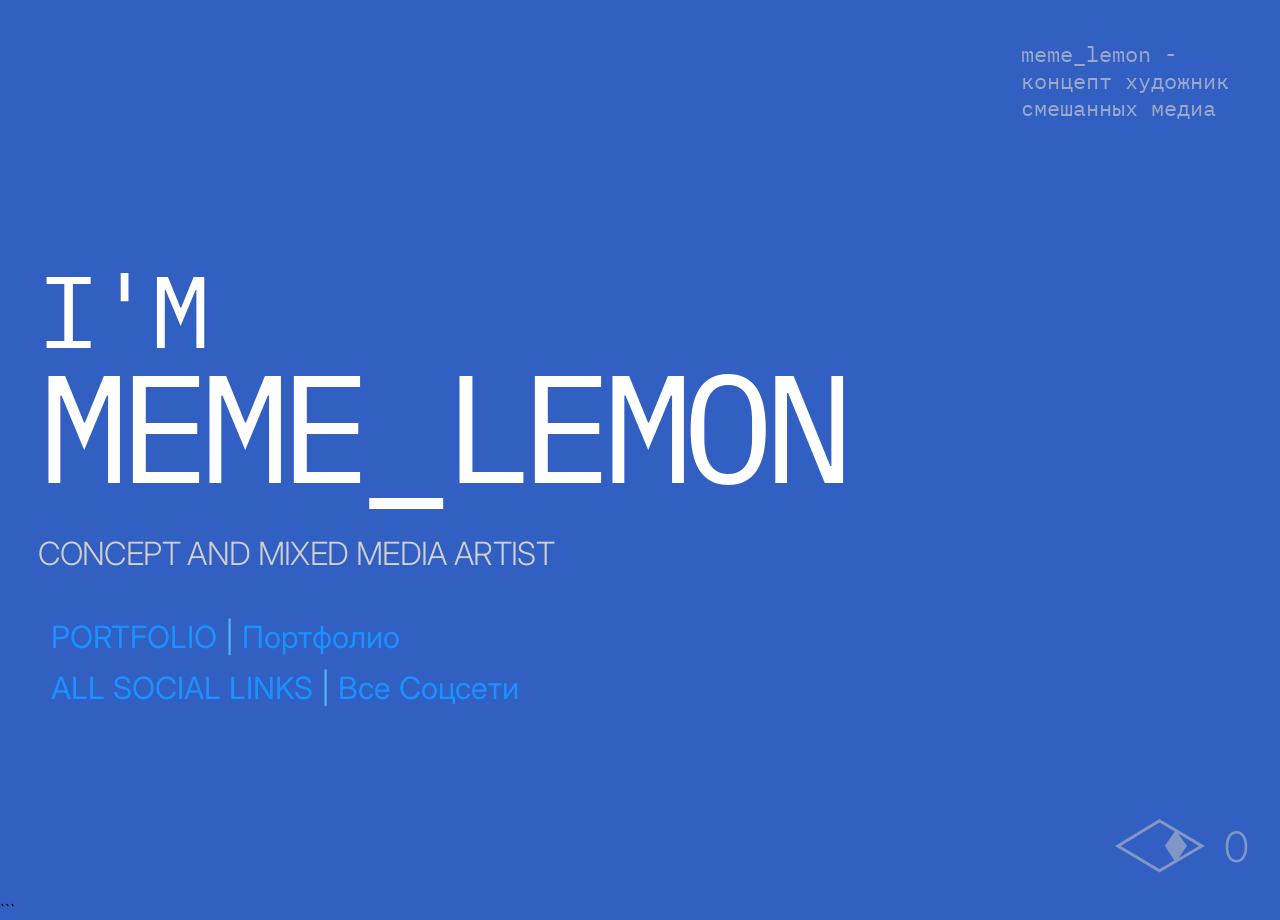
<file: index.html>
<!DOCTYPE html>
<html lang="ru">

<head>

    <meta charset="UTF-8">
    <meta name="viewport" content="width=device-width, initial-scale=1.0">

    <title>meme_lemon - Concept and mixed media artist | meme lemon</title>

    <meta name="description"
        content="meme_lemon — концептуальный художник смешанных медиа. Concept and Mixed Media Artist. Автор проектов в стиле mixed media art. Также известен как meme lemon, memelemon и meme-lemon.">

    <meta name="keywords"
        content="
        meme_lemon,
        meme lemon,
        memelemon,
        meme-lemon,
        meme lemon artist,
        meme_lemon artist,
        meme lemon art,
        meme lemon artwork,
        concept artist,
        conceptual artist,
        mixed media artist,
        mixed media art,
        digital artist,
        художник,
        концептуальный художник,
        художник смешанных медиа
        ">

    <meta name="author" content="meme_lemon">

    <link rel="canonical" href="https://memelemon.space/">

    <link rel="preconnect" href="https://fonts.googleapis.com">
    <link rel="preconnect" href="https://fonts.gstatic.com" crossorigin>

    <link
        href="https://fonts.googleapis.com/css2?family=IBM+Plex+Mono:wght@400&family=Inter:wght@300;400&display=swap"
        rel="stylesheet">

    <link rel="stylesheet" href="style.css?v=home2">

</head>

<body>

    <main class="hero">

        <div class="about">

            <p>
                meme_lemon -
                <br>
                концепт художник
                <br>
                смешанных медиа
            </p>

        </div>

        <div class="title">

            <div class="im">
                I'M
            </div>

            <h1>
                MEME_LEMON
            </h1>

            <h2>
                CONCEPT AND MIXED MEDIA ARTIST
            </h2>

        </div>

        <div class="mainLinks">

    <a class="socialButton" href="portfolio.html">
        PORTFOLIO
        <span>|</span>
        Портфолио
    </a>

    <a class="socialButton" href="socials.html">
        ALL SOCIAL LINKS
        <span>|</span>
        Все Соцсети
    </a>

</div>

    </main>


    <div class="visitor-counter">

        <svg
            class="eye-icon"
            viewBox="0 0 598 356"
            xmlns="http://www.w3.org/2000/svg">

            <path
                d="M295.402 11.6731L19.4023 179.673L295.402 343.673L577.402 179.673L295.402 11.6731Z"
                stroke="#9EA8CA"
                stroke-width="20"
                fill="none"/>

            <path
                d="M403.306 87.6731L340.402 178.384L403.306 277.673L469.402 178.384L403.306 87.6731Z"
                fill="#9EA8CA"
                stroke="#9EA8CA"
                stroke-width="15"/>

        </svg>

        <span id="visitorCount">0</span>

    </div>

    <script src="visitors.js"></script>

</body>

</html>
```
</file>
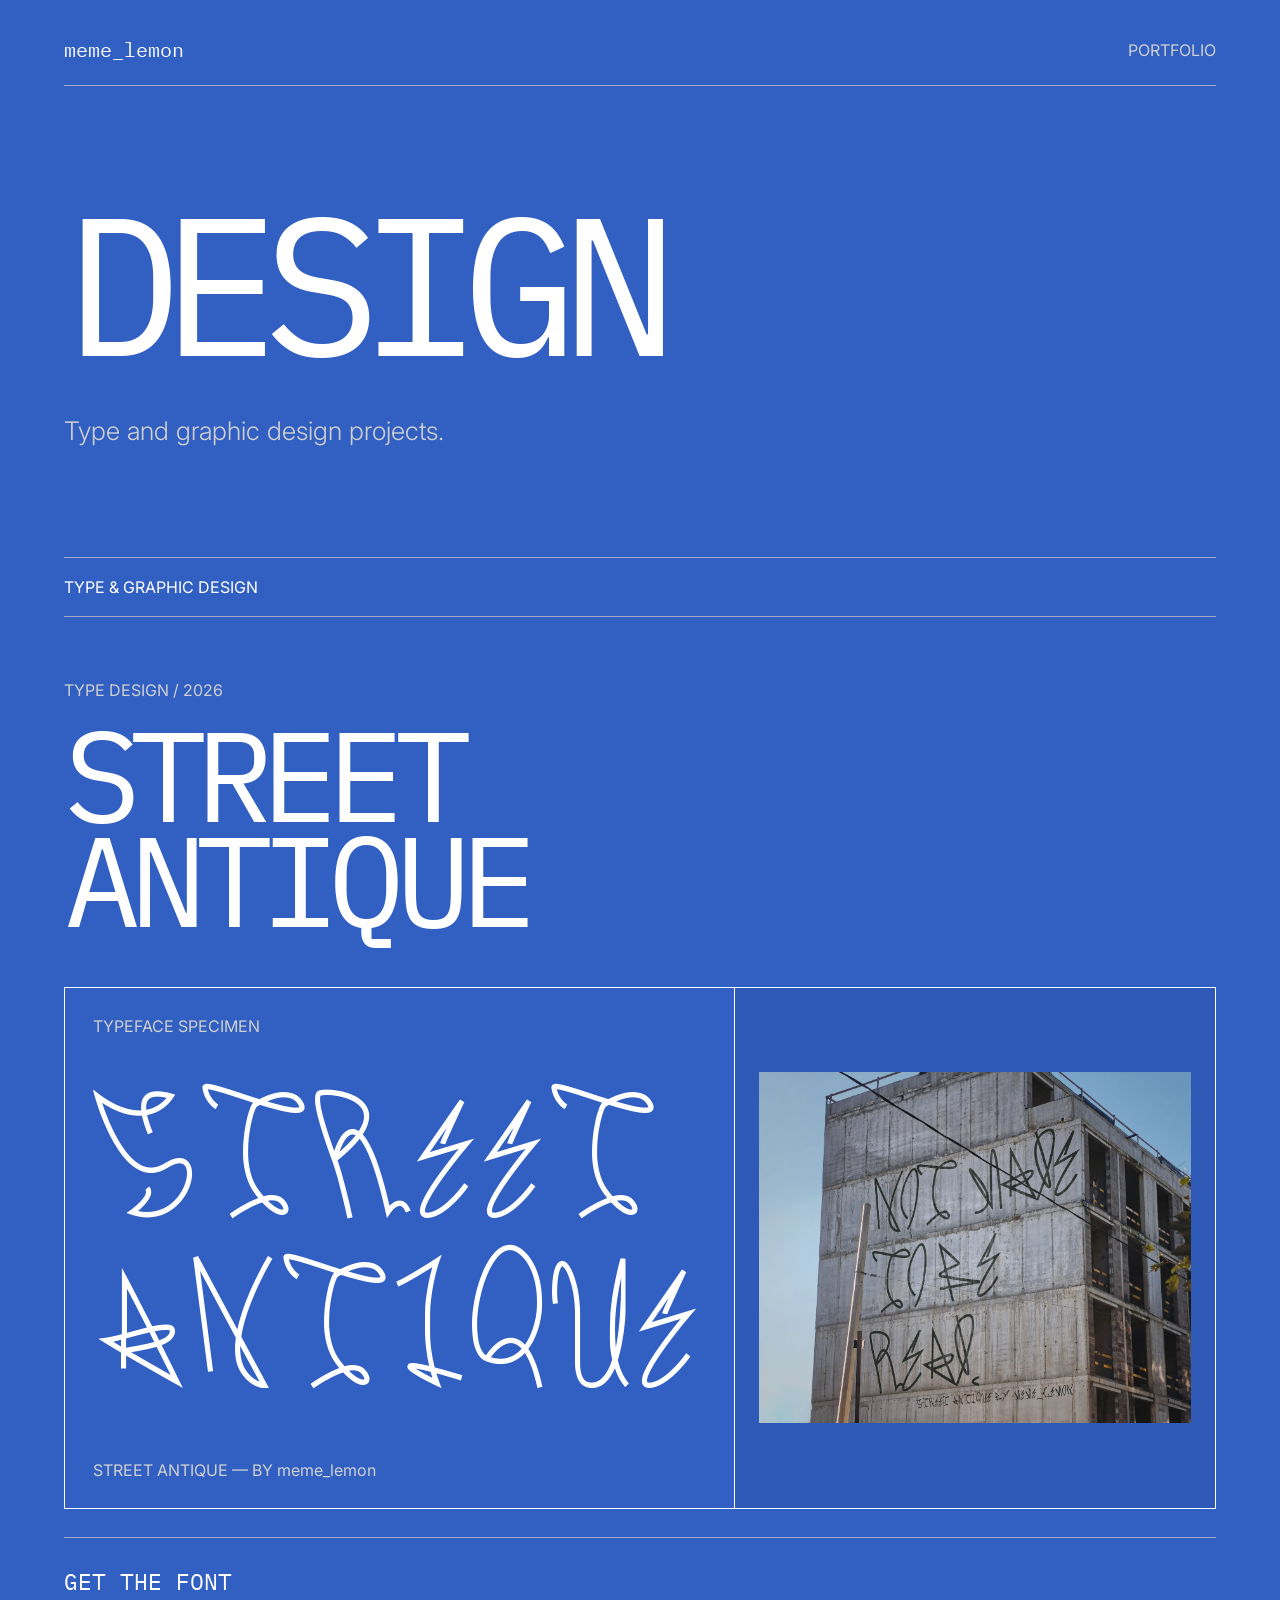
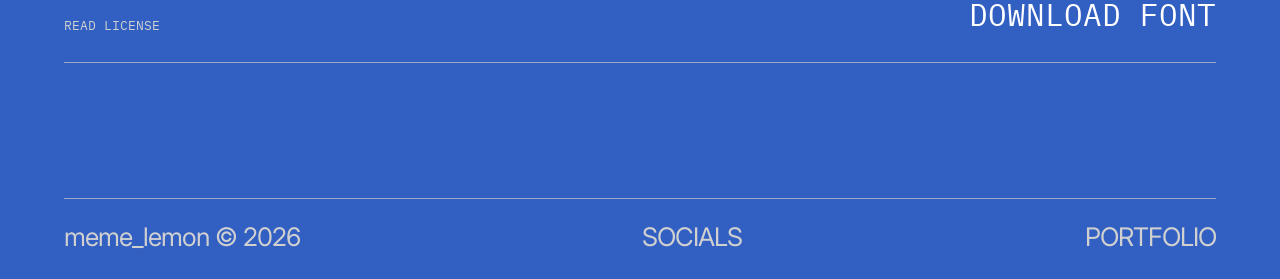
<file: design.html>
<!DOCTYPE html>
<html lang="en">
<head>
    <meta charset="UTF-8">
    <meta name="viewport" content="width=device-width, initial-scale=1.0">
    <meta name="description" content="Typefaces, posters and graphic design projects by meme_lemon.">
    <meta name="author" content="meme_lemon">
    <title>Design — meme_lemon</title>

    <link rel="preconnect" href="https://fonts.googleapis.com">
    <link rel="preconnect" href="https://fonts.gstatic.com" crossorigin>
    <link href="https://fonts.googleapis.com/css2?family=IBM+Plex+Mono:wght@400&family=Inter:wght@300;400;500&display=swap" rel="stylesheet">
    <link rel="stylesheet" href="portfolio.css">
</head>
<body>
    <div class="page">
        <header class="site-header">
            <a class="logo" href="index.html">meme_lemon</a>
            <a class="back-link" href="portfolio.html">PORTFOLIO</a>
        </header>

        <main>
            <section class="intro intro--category">
                
                <h1 class="page-title">DESIGN</h1>
                <p class="intro-description">Type and graphic design projects.</p>
            </section>

            <section class="collection">
                <div class="section-heading">
                    <h2>TYPE & GRAPHIC DESIGN</h2>
                </div>

                <article class="design-work">
                    <div class="design-work-heading">
                        <p class="work-meta">TYPE DESIGN / 2026</p>
                        <h2 class="work-title">STREET<br>ANTIQUE</h2>
                        
                    </div>

                    <div class="design-showcase">
                        <div class="specimen" aria-label="Street Antique typeface specimen">
                            <p class="specimen-label">TYPEFACE SPECIMEN</p>
                            <div class="specimen-title">STREET<br>ANTIQUE</div>
                            <p class="specimen-bottom">STREET ANTIQUE — BY meme_lemon</p>
                        </div>
                        <div class="design-poster">
                            <img src="assets/design/pr%20SA1.webp" alt="Street Antique typeface presentation poster">
                        </div>
                    </div>

                    <div class="design-actions">
                        <div class="design-action-copy">
                            <h3>GET THE FONT</h3>
                            
                            <a class="text-link" href="street-antique-license.html">READ LICENSE</a>
                        </div>
                        <a class="download-link" href="fonts/Street Antique - typeface by meme_lemon.zip" download>DOWNLOAD FONT</a>
                    </div>
                </article>
            </section>
        </main>

        <footer class="site-footer">
            <span>meme_lemon © 2026</span>
            <a href="socials.html">SOCIALS</a>
            <a href="portfolio.html">PORTFOLIO</a>
        </footer>
    </div>
</body>
</html>
</file>
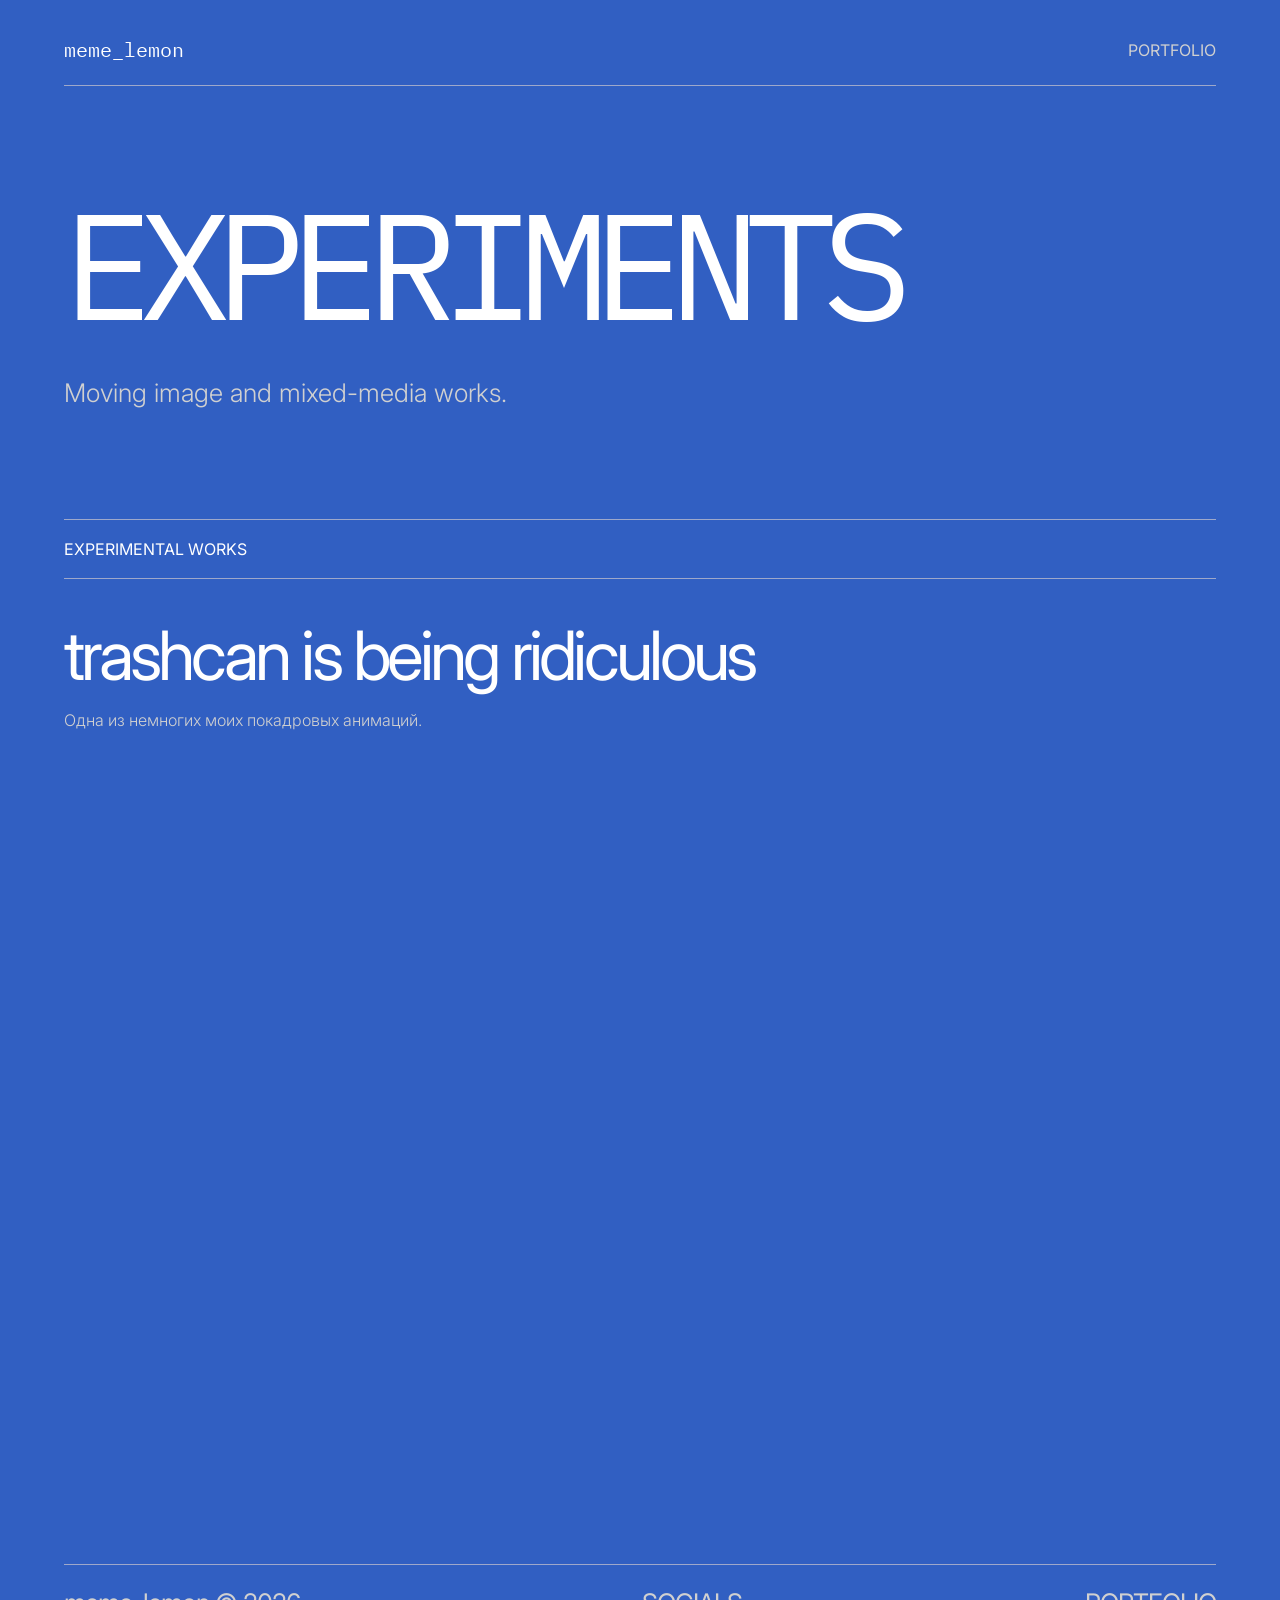
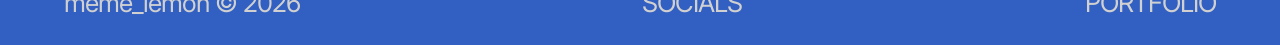
<file: experiments.html>
<!DOCTYPE html>
<html lang="en">
<head>
    <meta charset="UTF-8">
    <meta name="viewport" content="width=device-width, initial-scale=1.0">
    <meta name="description" content="Visual experiments, mixed media and moving image by meme_lemon.">
    <meta name="author" content="meme_lemon">
    <title>Experiments — meme_lemon</title>
    <link rel="preconnect" href="https://fonts.googleapis.com">
    <link rel="preconnect" href="https://fonts.gstatic.com" crossorigin>
    <link href="https://fonts.googleapis.com/css2?family=IBM+Plex+Mono:wght@400&family=Inter:wght@300;400;500&display=swap" rel="stylesheet">
    <link rel="stylesheet" href="portfolio.css">
</head>
<body>
    <div class="page">
        <header class="site-header">
            <a class="logo" href="index.html">meme_lemon</a>
            <a class="back-link" href="portfolio.html">PORTFOLIO</a>
        </header>
        <main>
            <section class="intro intro--category">
                <h1 class="page-title page-title--long">EXPERIMENTS</h1>
                <p class="intro-description">Moving image and mixed-media works.</p>
            </section>
            <section class="collection">
                <div class="section-heading">
                    <h2>EXPERIMENTAL WORKS</h2>
                </div>
                <article class="experiment-entry">
                    <div class="experiment-copy">
                        <h2 class="experiment-title">trashcan is being ridiculous</h2>
                        <p class="experiment-description">Одна из немногих моих покадровых анимаций.</p>
                    </div>
                    <div class="experiment-video">
                        <iframe
                            src="https://www.youtube-nocookie.com/embed/jrd_XmGW0iQ"
                            title="trashcan is being ridiculous — meme_lemon"
                            loading="lazy"
                            referrerpolicy="strict-origin-when-cross-origin"
                            allow="accelerometer; autoplay; clipboard-write; encrypted-media; gyroscope; picture-in-picture; web-share"
                            allowfullscreen>
                        </iframe>
                    </div>
                </article>
            </section>
        </main>
        <footer class="site-footer">
            <span>meme_lemon © 2026</span>
            <a href="socials.html">SOCIALS</a>
            <a href="portfolio.html">PORTFOLIO</a>
        </footer>
    </div>
</body>
</html>
</file>
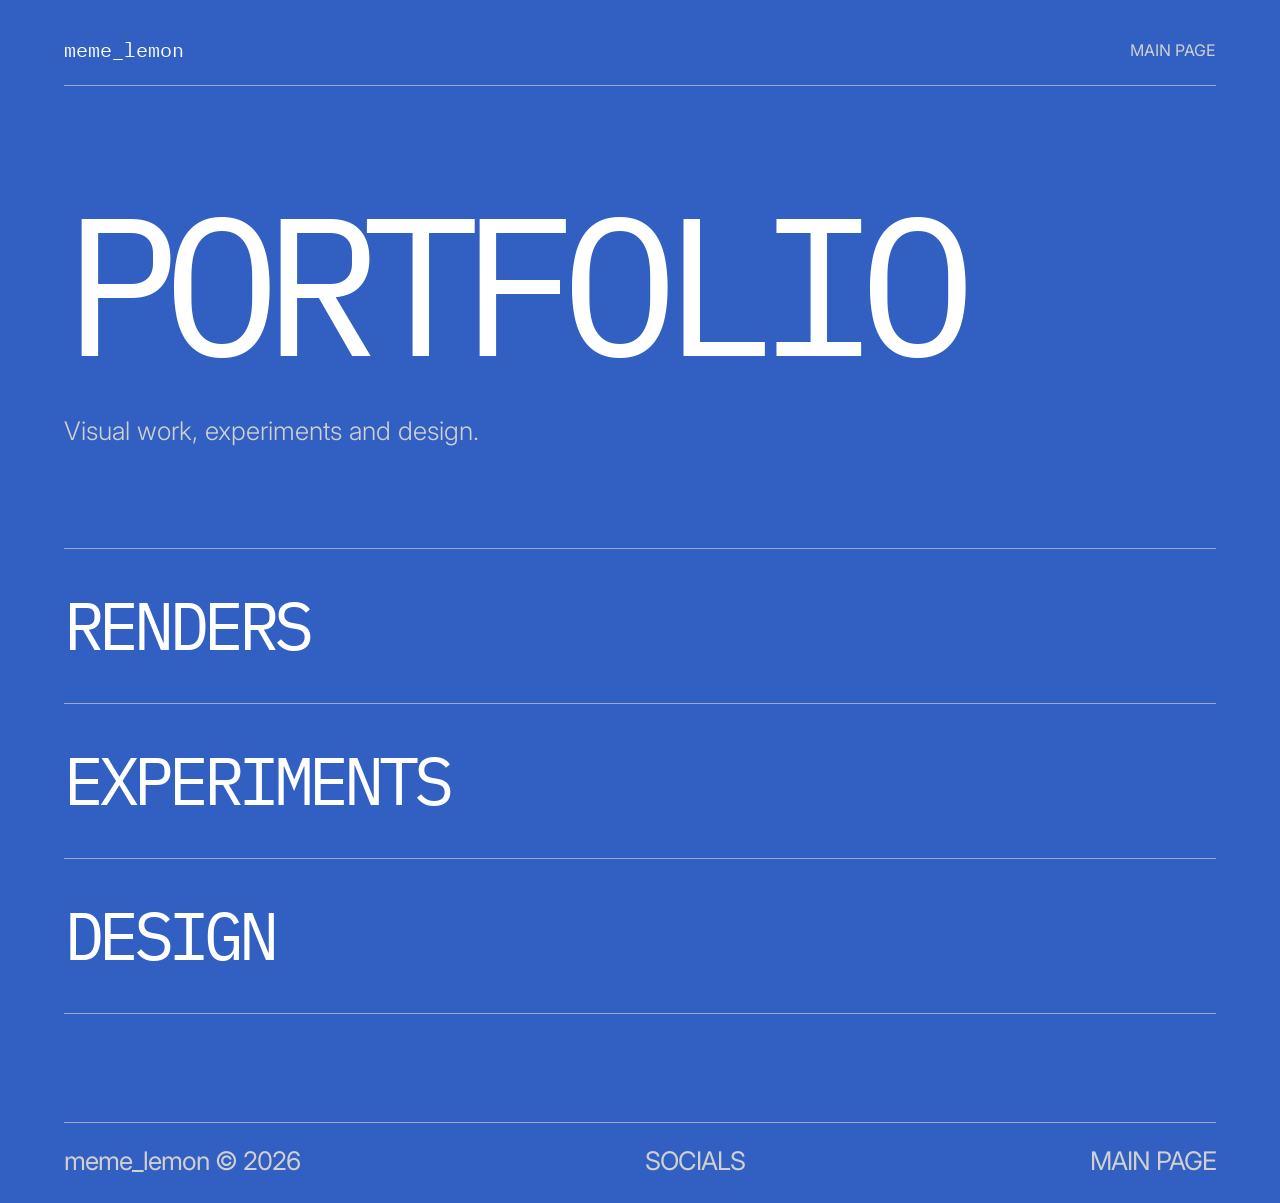
<file: portfolio.html>
<!DOCTYPE html>
<html lang="en">
<head>
    <meta charset="UTF-8">
    <meta name="viewport" content="width=device-width, initial-scale=1.0">
    <meta name="description" content="Selected visual work, 3D renders, experiments and design by meme_lemon.">
    <meta name="author" content="meme_lemon">
    <title>Portfolio — meme_lemon</title>

    <link rel="preconnect" href="https://fonts.googleapis.com">
    <link rel="preconnect" href="https://fonts.gstatic.com" crossorigin>
    <link href="https://fonts.googleapis.com/css2?family=IBM+Plex+Mono:wght@400&family=Inter:wght@300;400;500&display=swap" rel="stylesheet">
    <link rel="stylesheet" href="portfolio.css">
</head>
<body>
    <div class="page">
        <header class="site-header">
            <a class="logo" href="index.html">meme_lemon</a>
            <a class="back-link" href="index.html">MAIN PAGE</a>
        </header>

        <main>
            <section class="intro">
                
                <h1 class="page-title">PORTFOLIO</h1>
                <p class="intro-description">Visual work, experiments and design.</p>
            </section>

            <nav class="category-list" aria-label="Portfolio categories">
                <a class="category-card" href="renders.html">
                    <span class="category-copy">
                        <span class="category-title">RENDERS</span>
                    </span>
                </a>

                <a class="category-card" href="experiments.html">
                    <span class="category-copy">
                        <span class="category-title">EXPERIMENTS</span>
                    </span>
                </a>

                <a class="category-card" href="design.html">
                    <span class="category-copy">
                        <span class="category-title">DESIGN</span>
                    </span>
                </a>
            </nav>
        </main>

        <footer class="site-footer">
            <span>meme_lemon © 2026</span>
            <a href="socials.html">SOCIALS</a>
            <a href="index.html">MAIN PAGE</a>
        </footer>
    </div>
</body>
</html>
</file>
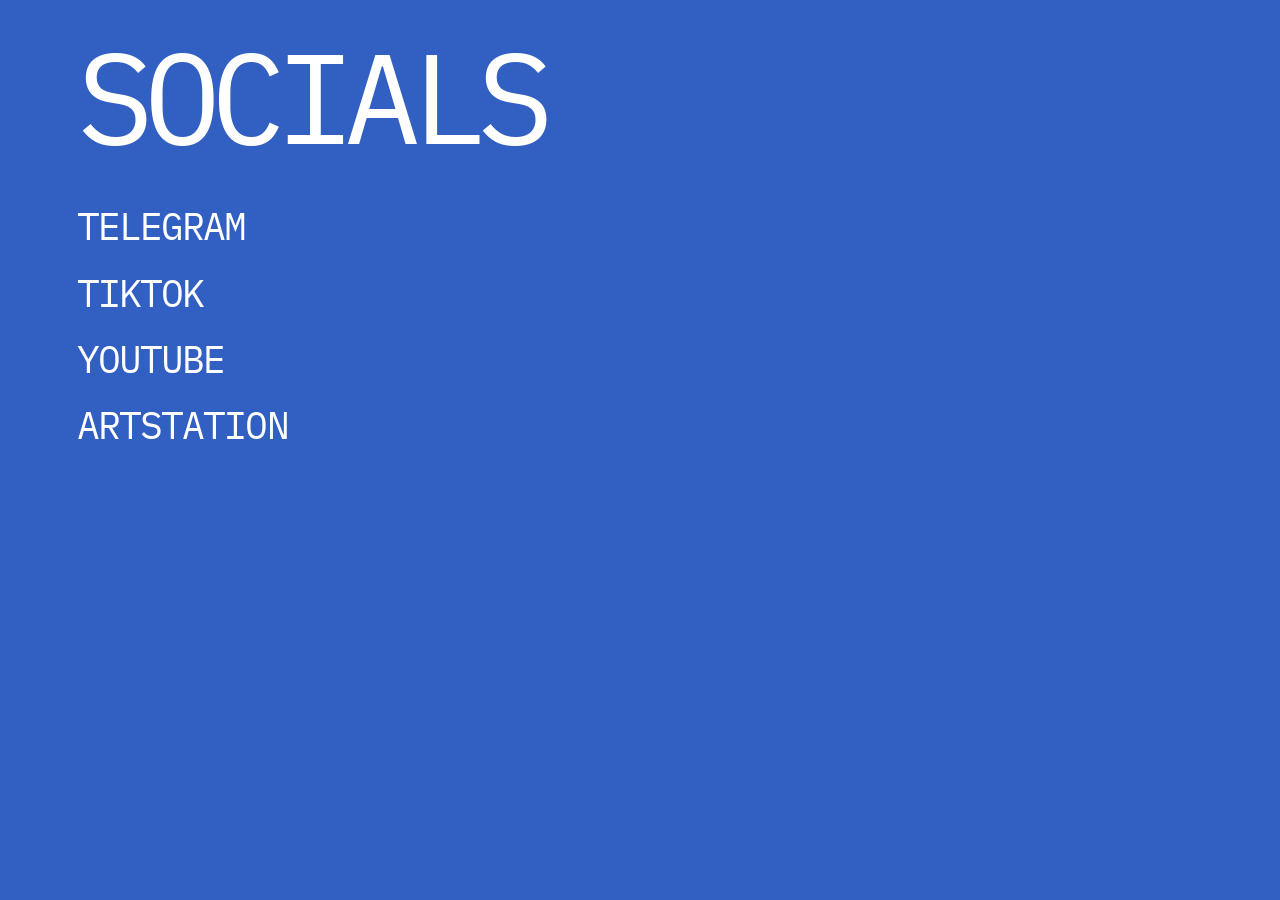
<file: socials.html>
<!DOCTYPE html>
<html lang="ru">

<head>

<meta charset="UTF-8">
<meta name="viewport" content="width=device-width, initial-scale=1.0">

<title>meme_lemon — Socials</title>

<link rel="stylesheet" href="style.css">

<link href="https://fonts.googleapis.com/css2?family=IBM+Plex+Mono:wght@400&family=Inter:wght@300;400&display=swap" rel="stylesheet">

</head>


<body>

<div class="social-page">

    <div class="social-title">
        SOCIALS
    </div>


    <div class="social-links">

        <a href="https://t.me/memelemon" target="_blank">
            TELEGRAM
        </a>

        <a href="https://www.tiktok.com/@memelemonart" target="_blank">
            TIKTOK
        </a>

        <a href="https://www.youtube.com/@memelemon" target="_blank">
            YOUTUBE
        </a>

        <a href="https://www.artstation.com/meme_lemon" target="_blank">
            ARTSTATION
        </a>

    </div>

</div>

</body>

</html>
</file>
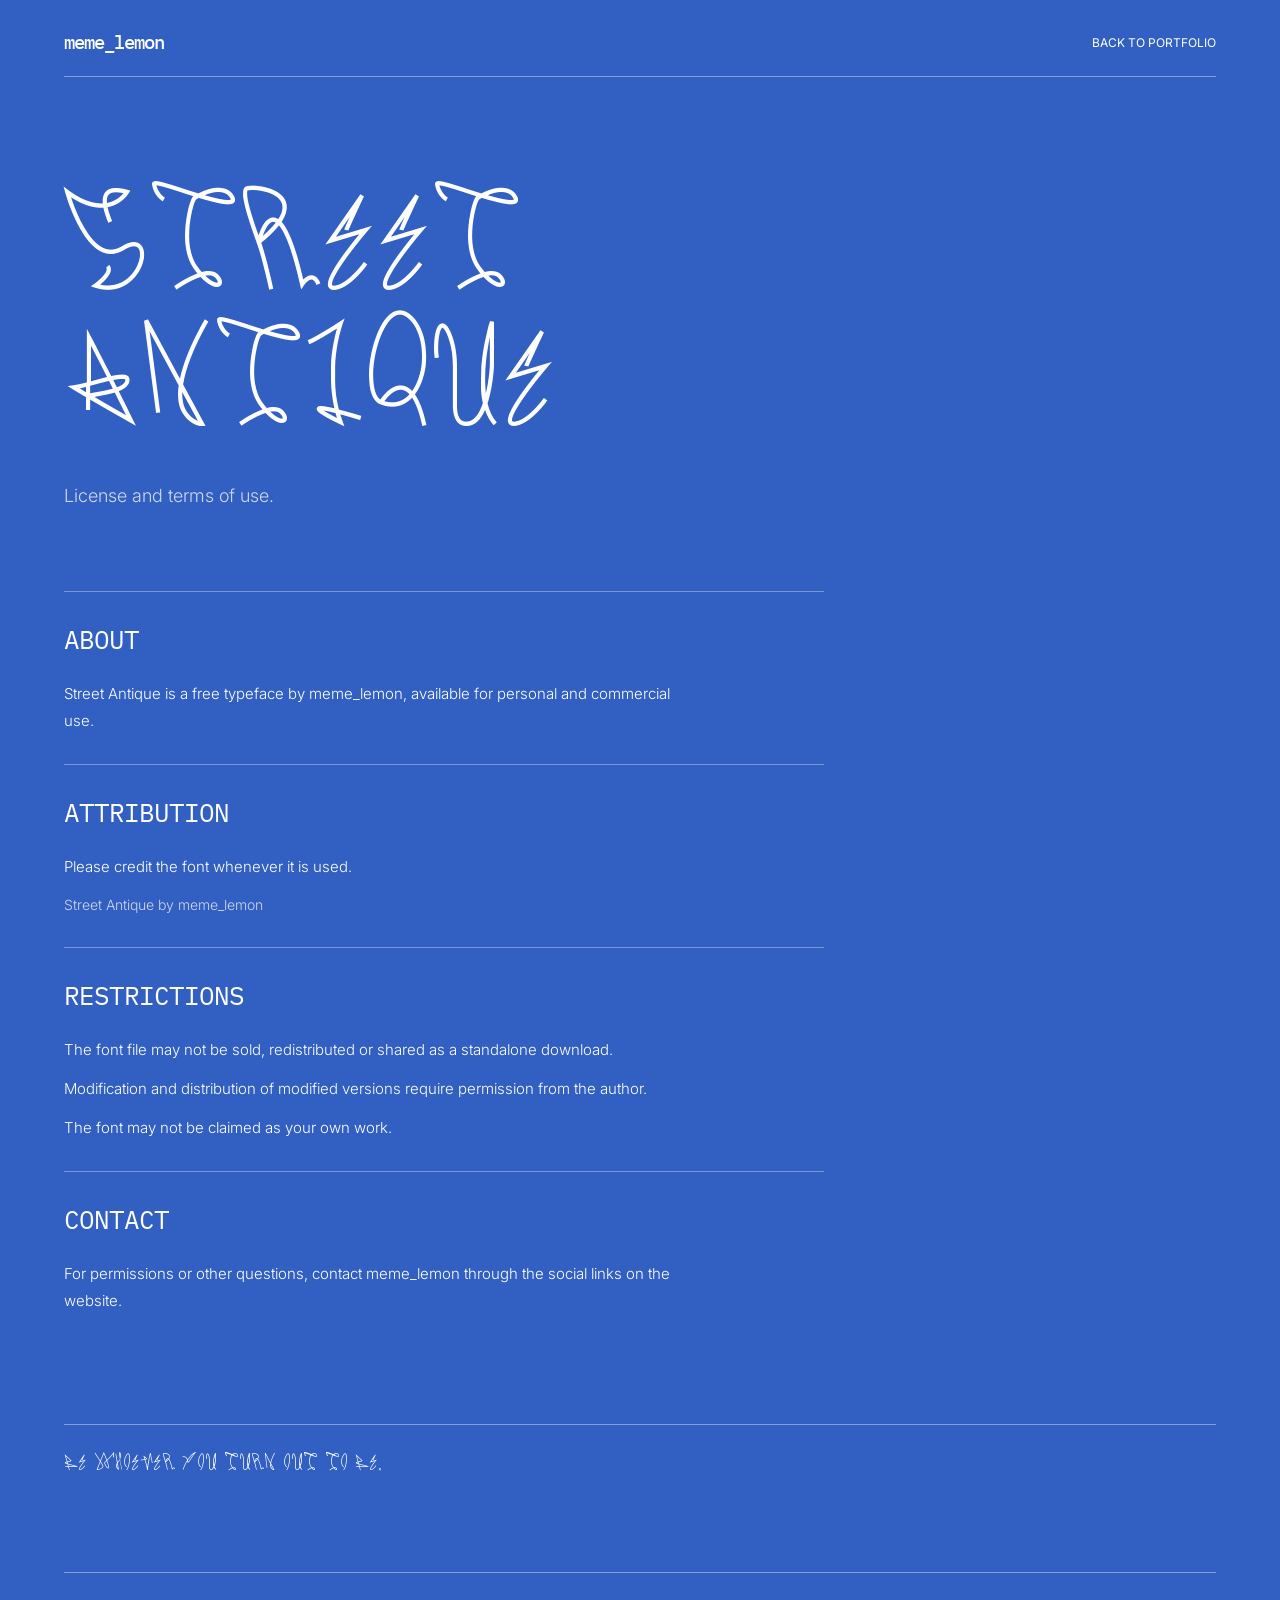
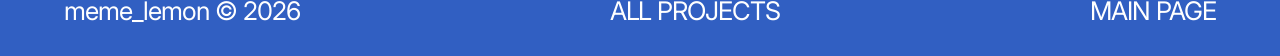
<file: street-antique-license.html>
<!DOCTYPE html>
<html lang="en">

<head>
    <meta charset="UTF-8">
    <meta name="viewport" content="width=device-width, initial-scale=1.0">

    <title>Street Antique — License | meme_lemon</title>

    <meta name="description"
        content="License and terms of use for Street Antique by meme_lemon.">

    <meta name="author" content="meme_lemon">

    <link rel="preconnect" href="https://fonts.googleapis.com">
    <link rel="preconnect" href="https://fonts.gstatic.com" crossorigin>

    <link href="https://fonts.googleapis.com/css2?family=IBM+Plex+Mono:wght@400;500&family=Inter:wght@300;400;500;600&display=swap"
        rel="stylesheet">

    <link rel="stylesheet" href="license.css?v=3">
</head>

<body>

    <div class="page">

        <header>
            <a class="logo" href="index.html">meme_lemon</a>
            <a class="back" href="portfolio.html">BACK TO PORTFOLIO</a>
        </header>

        <main>

            <section class="intro">
                <h1>
                    STREET<br>
                    ANTIQUE
                </h1>

                <p>License and terms of use.</p>
            </section>

            <section class="license-content">

                <div class="license-section">
                    <h2>ABOUT</h2>

                    <p>
                        Street Antique is a free typeface by meme_lemon,
                        available for personal and commercial use.
                    </p>
                </div>

                <div class="license-section">
                    <h2>ATTRIBUTION</h2>

                    <p>
                        Please credit the font whenever it is used.
                    </p>

                    <p class="credit">
                        Street Antique by meme_lemon
                    </p>
                </div>

                <div class="license-section">
                    <h2>RESTRICTIONS</h2>

                    <p>
                        The font file may not be sold, redistributed
                        or shared as a standalone download.
                    </p>

                    <p>
                        Modification and distribution of modified versions
                        require permission from the author.
                    </p>

                    <p>
                        The font may not be claimed as your own work.
                    </p>
                </div>

                <div class="license-section">
                    <h2>CONTACT</h2>

                    <p>
                        For permissions or other questions, contact
                        meme_lemon through the social links on the website.
                    </p>
                </div>

            </section>

            <div class="final-note">
                BE WHOEVER YOU TURN OUT TO BE.
            </div>

        </main>

        <footer>
            <span>meme_lemon © 2026</span>
            <a href="portfolio.html">ALL PROJECTS</a>
            <a href="index.html">MAIN PAGE</a>
        </footer>

    </div>

</body>
</html>
</file>
<file: style.css>
* {
    margin: 0;
    padding: 0;
    box-sizing: border-box;
}

html,
body {
    width: 100%;
    min-height: 100%;
}

html {
    scroll-behavior: smooth;
}

body {
    background: #315FC2;
    overflow-x: hidden;
    overflow-y: auto;
    font-family: "Inter", sans-serif;
}

/* HOME */

.hero {
    width: 100%;
    min-height: 100vh;
    min-height: 100svh;
    padding: 4.5vh 4vw 5vh;
    display: flex;
    flex-direction: column;
    align-items: flex-start;
}

.about {
    align-self: flex-end;
}

.about p {
    font-family: "IBM Plex Mono", monospace;
    font-size: clamp(18px, 1.7vw, 34px);
    line-height: 1.25;
    color: #9EA8CA;
}

.title {
    width: 100%;
    margin-top: clamp(100px, 16vh, 210px);
    margin-left: -1vw;
}

.im {
    font-family: "IBM Plex Mono", monospace;
    font-size: clamp(60px, 8vw, 150px);
    color: white;
    letter-spacing: -0.05em;
    line-height: 0.85;
}

h1 {
    max-width: 100%;
    font-family: "IBM Plex Mono", monospace;
    font-weight: 400;
    font-size: clamp(64px, 12vw, 220px);
    letter-spacing: -0.075em;
    line-height: 0.95;
    color: white;
    white-space: nowrap;
}

h2 {
    max-width: 100%;
    margin-top: clamp(24px, 4vh, 52px);
    font-family: "Inter", sans-serif;
    font-weight: 300;
    font-size: clamp(20px, 2.5vw, 48px);
    line-height: 1.2;
    color: #D0D0D0;
    letter-spacing: -0.02em;
}

.mainLinks {
    position: static;
    display: flex;
    flex-direction: column;
    align-items: flex-start;
    gap: clamp(10px, 1.5vh, 20px);
    margin-top: clamp(32px, 5vh, 64px);
}

.socialButton {
    display: block;
    text-decoration: none;
    font-family: "Inter", sans-serif;
    font-size: clamp(24px, 2.4vw, 48px);
    color: #1B91FF;
    transition: .2s ease;
}

.socialButton span {
    color: #57AEFF;
}

.socialButton:hover {
    color: white;
    transform: translateX(10px);
}

.socialButton:hover span {
    color: white;
}

/* VISITOR COUNTER */

.visitor-counter {
    position: fixed;
    right: 2.5vw;
    bottom: 3vh;
    display: flex;
    align-items: center;
    gap: 1.2rem;
    z-index: 1000;
    opacity: .75;
    transition: .25s;
}

.visitor-counter:hover {
    opacity: 1;
}

.eye-icon {
    width: 90px;
    height: auto;
    flex-shrink: 0;
}

#visitorCount {
    font-family: "Inter", sans-serif;
    font-size: 42px;
    font-weight: 300;
    color: #9EA8CA;
    letter-spacing: -0.03em;
    user-select: none;
}

/* MOBILE */

@media (max-width: 900px) {
    .hero {
        min-height: 100vh;
        min-height: 100svh;
        padding: 5vw 6vw 12vh;
    }

    .about {
        align-self: flex-start;
    }

    .about p {
        font-size: clamp(16px, 4vw, 22px);
    }

    .title {
        width: 100%;
        margin-top: clamp(105px, 14vh, 165px);
        margin-left: 0;
    }

    .im {
        font-size: clamp(58px, 14vw, 86px);
    }

    h1 {
        width: 100%;
        font-size: clamp(46px, 11vw, 88px);
        line-height: .98;
        letter-spacing: -.075em;
        white-space: normal;
        overflow-wrap: anywhere;
    }

    h2 {
        max-width: 90%;
        margin-top: 7vw;
        font-size: clamp(17px, 4.5vw, 25px);
        line-height: 1.25;
    }

    .mainLinks {
        margin-top: clamp(30px, 6vh, 54px);
        gap: 2vw;
    }

    .socialButton {
        font-size: clamp(20px, 5vw, 27px);
    }

    .visitor-counter {
        right: 4vw;
        bottom: 3vw;
        gap: .7rem;
    }

    .eye-icon {
        width: 55px;
    }

    #visitorCount {
        font-size: 25px;
    }
}

/* SOCIAL PAGE */

.social-page {
    width: 100%;
    min-height: 100vh;
    background: #315FC2;
    padding-left: 6vw;
    padding-top: 5vh;
}

.social-title {
    font-family: "IBM Plex Mono", monospace;
    font-size: clamp(70px, 10vw, 180px);
    color: white;
    letter-spacing: -0.08em;
    line-height: 0.8;
    white-space: nowrap;
}

.social-links {
    margin-top: 6vh;
    display: flex;
    flex-direction: column;
    gap: 1.8vh;
}

.social-links a {
    font-family: "IBM Plex Mono", monospace;
    font-size: clamp(28px, 3vw, 65px);
    color: white;
    text-decoration: none;
    letter-spacing: -0.05em;
    display: block;
    transition: transform .25s ease, opacity .25s ease;
}

.social-links a:hover {
    transform: translateX(20px);
    opacity: .7;
}
</file>
<file: portfolio.css>
@font-face {
    font-family: "Street Antique";
    src: url("StreetAntique-Regular.ttf") format("truetype");
    font-weight: 400;
    font-style: normal;
}

* {
    margin: 0;
    padding: 0;
    box-sizing: border-box;
}

html {
    scroll-behavior: smooth;
}

body {
    min-height: 100vh;
    background: #315FC2;
    color: white;
    font-family: "Inter", sans-serif;
    overflow-x: hidden;
}

a {
    color: inherit;
    text-decoration: none;
}

.page {
    width: 100%;
    min-height: 100vh;
    padding: 4vh 5vw 3vh;
}

.site-header {
    display: flex;
    justify-content: space-between;
    align-items: center;
    padding-bottom: 22px;
    border-bottom: 1px solid #9EA8CA;
}

.logo {
    font-family: "IBM Plex Mono", monospace;
    font-size: 20px;
    color: white;
}

.back-link,
.eyebrow,
.category-index,
.section-heading,
.work-meta,
.specimen-label,
.specimen-bottom,
.back-link {
    color: #D0D0D0;
    transition: color .2s ease, transform .2s ease;
}

.back-link:hover {
    color: white;
    transform: translateX(-5px);
}

.intro {
    padding: 13vh 0 11vh;
}

.intro--category {
    padding-bottom: 10vh;
}

.eyebrow {
    margin-bottom: 30px;
    color: #D0D0D0;
}

.page-title {
    font-family: "IBM Plex Mono", monospace;
    font-size: clamp(68px, 15.3vw, 235px);
    font-weight: 400;
    line-height: .82;
    letter-spacing: -.095em;
    white-space: nowrap;
}

.page-title--long {
    font-size: clamp(52px, 11.7vw, 180px);
}

.intro-description {
    max-width: 650px;
    margin-top: 48px;
    color: #D0D0D0;
    font-size: clamp(18px, 2vw, 28px);
    font-weight: 300;
    line-height: 1.45;
}

.category-list {
    border-top: 1px solid #9EA8CA;
}

.category-card {
    display: grid;
    grid-template-columns: 1fr;
    align-items: center;
    gap: 25px;
    min-height: 155px;
    padding: 25px 0;
    border-bottom: 1px solid #9EA8CA;
    transition: padding .25s ease, opacity .25s ease;
}

.category-card:hover {
    padding-left: 14px;
}

.category-index {
    align-self: start;
    padding-top: 12px;
    color: #9EA8CA;
}

.category-copy {
    display: flex;
    flex-direction: column;
    gap: 7px;
}

.category-title {
    font-family: "IBM Plex Mono", monospace;
    font-size: clamp(34px, 5.2vw, 76px);
    letter-spacing: -.075em;
    line-height: 1;
}

.category-description {
    color: #D0D0D0;
    font-size: 16px;
    font-weight: 300;
    line-height: 1.5;
}

.collection {
    margin-top: 2vh;
}

.section-heading {
    display: flex;
    justify-content: space-between;
    align-items: center;
    gap: 20px;
    padding: 19px 0;
    border-top: 1px solid #9EA8CA;
    border-bottom: 1px solid #9EA8CA;
    color: #D0D0D0;
}

.section-heading h2 {
    font: inherit;
    color: white;
}

.empty-collection {
    padding: 85px 0 100px;
    color: #D0D0D0;
    font-weight: 300;
    line-height: 1.6;
}

.empty-title {
    margin-bottom: 8px;
    font-family: "IBM Plex Mono", monospace;
    font-size: clamp(17px, 2.2vw, 25px);
    color: white;
}

.design-work {
    padding: 7vh 0 3vh;
}

.work-meta {
    margin-bottom: 22px;
    color: #D0D0D0;
}

.work-title {
    font-family: "IBM Plex Mono", monospace;
    font-size: clamp(58px, 10vw, 145px);
    font-weight: 400;
    letter-spacing: -.085em;
    line-height: .82;
}

.work-description {
    max-width: 650px;
    margin-top: 35px;
    color: #D0D0D0;
    font-size: 18px;
    font-weight: 300;
    line-height: 1.65;
}

.design-showcase {
    display: grid;
    grid-template-columns: minmax(0, 1fr) minmax(280px, .72fr);
    align-items: stretch;
    gap: 0;
    min-height: 520px;
    margin-top: 55px;
    border: 1px solid white;
    overflow: hidden;
}

.specimen {
    display: flex;
    flex-direction: column;
    justify-content: space-between;
    min-width: 0;
    min-height: 520px;
    padding: 28px;
    overflow: hidden;
}

.design-poster {
    display: flex;
    align-items: center;
    justify-content: center;
    min-width: 0;
    padding: 24px;
    border-left: 1px solid white;
    background: rgba(0, 0, 0, .06);
}

.design-poster img {
    display: block;
    width: 100%;
    height: 100%;
    max-height: 650px;
    object-fit: contain;
}

.specimen-label,
.specimen-bottom {
    color: #D0D0D0;
}

.specimen-title {
    padding: 35px 0;
    font-family: "Street Antique", sans-serif;
    font-size: clamp(75px, 16vw, 225px);
    font-weight: 400;
    line-height: .83;
    color: white;
}

.design-actions {
    display: flex;
    justify-content: space-between;
    align-items: flex-end;
    gap: 30px;
    padding: 28px 0;
    margin-top: 28px;
    border-top: 1px solid #9EA8CA;
    border-bottom: 1px solid #9EA8CA;
}

.design-action-copy h3 {
    margin-bottom: 9px;
    font-family: "IBM Plex Mono", monospace;
    font-size: 23px;
    font-weight: 400;
}

.design-action-copy p {
    color: #D0D0D0;
    font-size: 15px;
    font-weight: 300;
    line-height: 1.5;
}

.text-link {
    display: inline-block;
    margin-top: 12px;
    color: #D0D0D0;
    font-family: "IBM Plex Mono", monospace;
    font-size: 13px;
    transition: color .2s ease;
}

.text-link:hover {
    color: white;
}

.download-link {
    font-family: "IBM Plex Mono", monospace;
    font-size: clamp(19px, 2.4vw, 32px);
    white-space: nowrap;
    transition: opacity .2s ease;
}

.download-link:hover {
    opacity: .6;
}

.site-footer {
    display: flex;
    font-family: "Inter", sans-serif;
    font-size: clamp(18px, 2vw, 26px);
    font-weight: 400;
    letter-spacing: -.04em;
    justify-content: space-between;
    gap: 20px;
    margin-top: 12vh;
    padding-top: 22px;
    border-top: 1px solid #9EA8CA;
    color: #D0D0D0;
}

.site-footer a {
    transition: color .2s ease;
}

.site-footer a:hover {
    color: white;
}

@media (max-width: 900px) {
    .page {
        padding: 25px 6vw 3vh;
    }

    .intro {
        padding: 12vh 0 9vh;
    }

    .intro--category {
        padding-bottom: 8vh;
    }

    .page-title {
        font-size: 17vw;
    }

    .page-title--long {
        font-size: 12.5vw;
    }

    .intro-description {
        margin-top: 38px;
        font-size: 5vw;
    }

    .category-card {
        grid-template-columns: 1fr;
        gap: 15px;
        min-height: 125px;
    }

    .category-description {
        font-size: 14px;
    }

    .design-showcase {
        grid-template-columns: 1fr;
    }

    .specimen {
        min-height: 330px;
        padding: 20px;
    }

    .design-poster {
        min-height: 380px;
        padding: 20px;
        border-left: 0;
        border-top: 1px solid white;
    }

    .design-poster img {
        max-height: 560px;
    }

    .design-actions {
        align-items: flex-start;
        flex-direction: column;
    }
}

@media (max-width: 550px) {
    .back-link {
        font-size: 11px;
    }

    .logo {
        font-size: 17px;
    }

    .eyebrow,
    .section-heading,
    .work-meta,
    .specimen-label,
    .specimen-bottom,
    .site-footer {
        font-size: 11px;
    }

    .page-title {
        font-size: 16.5vw;
    }

    .page-title--long {
        font-size: 11.7vw;
    }

    .category-card {
        grid-template-columns: 1fr;
        gap: 10px;
        min-height: 112px;
    }

    .category-title {
        font-size: 9vw;
    }

    .category-description {
        font-size: 12px;
    }

    .section-heading {
        align-items: flex-start;
        flex-direction: column;
        gap: 7px;
    }

    .empty-collection {
        padding: 65px 0 75px;
    }

    .specimen {
        min-height: 250px;
    }

    .design-poster {
        min-height: 300px;
        padding: 14px;
    }

    .specimen-title {
        font-size: 16vw;
    }

    .download-link {
        white-space: normal;
    }

    .site-footer {
        flex-wrap: wrap;
    }
}


/* Experimental work */
.experiment-entry {
    display: flex;
    flex-direction: column;
    align-items: flex-start;
    gap: 28px;
    padding: 42px 0 20px;
}

.experiment-copy {
    width: 100%;
}

.experiment-title {
    max-width: 760px;
    font-family: "Inter", sans-serif;
    font-size: clamp(32px, 5.5vw, 68px);
    font-weight: 400;
    letter-spacing: -.055em;
    line-height: 1.02;
}

.experiment-description {
    max-width: 420px;
    margin-top: 18px;
    color: #D0D0D0;
    font-family: "Inter", sans-serif;
    font-size: 16px;
    font-weight: 300;
    line-height: 1.5;
}

.experiment-video {
    width: min(100%, 380px);
    aspect-ratio: 9 / 16;
    overflow: hidden;
    background: transparent;
}

.experiment-video iframe {
    display: block;
    width: 100%;
    height: 100%;
    border: 0;
}

@media (max-width: 650px) {
    .experiment-entry {
        gap: 22px;
        padding-top: 30px;
    }
}
</file>
<file: license.css>
@font-face {
    font-family: "Street Antique";
    src: url("/StreetAntique-Regular.ttf?v=3") format("truetype");
    font-display: block;
    font-weight: 400;
    font-style: normal;
}
* {
    margin: 0;
    padding: 0;
    box-sizing: border-box;
}

html {
    scroll-behavior: smooth;
}

body {
    background: #315FC2;
    color: white;
    font-family: "Inter", sans-serif;
    overflow-x: hidden;
}

a {
    color: inherit;
    text-decoration: none;
}

.page {
    width: 100%;
    min-height: 100vh;
    padding: 30px 5%;
}

/* HEADER */

header {
    display: flex;
    justify-content: space-between;
    align-items: center;
    padding-bottom: 22px;
    border-bottom: 1px solid rgba(255,255,255,0.4);
}

.logo {
    font-family: "IBM Plex Mono", monospace;
    font-size: 19px;
    font-weight: 500;
    letter-spacing: -1px;
}

.back {
    font-family: "Inter", sans-serif;
    font-size: 12px;
    text-transform: uppercase;
}

footer {
    font-family: "Inter", sans-serif;
    font-size: clamp(18px, 2vw, 26px);
    font-weight: 400;
    letter-spacing: -.04em;
}

.back,
footer a {
    transition: opacity 0.2s;
}

.back:hover,
footer a:hover {
    opacity: 0.5;
}

/* INTRO */

.intro {
    padding: 100px 0 85px;
}

h1 {
    font-family: "Street Antique", sans-serif;
    font-size: clamp(65px, 13vw, 190px);
    font-weight: 400;
    line-height: 0.82;
    letter-spacing: 0;
}
.intro p {
    margin-top: 35px;
    font-size: 18px;
    font-weight: 300;
    color: #D0D8EE;
}

/* LICENSE */

.license-content {
    max-width: 760px;
    padding-bottom: 80px;
}

.license-section {
    padding: 30px 0;
    border-top: 1px solid rgba(255,255,255,0.35);
}

.license-section h2 {
    margin-bottom: 24px;
    font-family: "IBM Plex Mono", monospace;
    font-size: clamp(16px, 2.5vw, 26px);
    font-weight: 400;
    letter-spacing: -1px;
}

.license-section p {
    max-width: 620px;
    font-size: 15px;
    line-height: 1.8;
    font-weight: 300;
}

.license-section p + p {
    margin-top: 12px;
}

.credit {
    font-family: "Inter", sans-serif;
    font-size: 14px !important;
    color: #D0D8EE;
}

/* FINAL NOTE */

.final-note {
    padding: 25px 0;
    border-top: 1px solid rgba(255,255,255,0.4);
    font-family: "Street Antique", sans-serif;
    font-size: clamp(16px, 2.5vw, 26px);
    letter-spacing: 0;
}

/* FOOTER */

footer {
    margin-top: 70px;
    padding-top: 22px;
    border-top: 1px solid rgba(255,255,255,0.4);
    display: flex;
    justify-content: space-between;
    gap: 20px;
}

/* MOBILE */

@media (max-width: 650px) {

    .page {
        padding: 22px 5%;
    }

    .intro {
        padding: 80px 0 65px;
    }

    .license-section p {
        font-size: 14px;
    }

    footer {
        flex-wrap: wrap;
        gap: 18px;
    }
}
</file>
